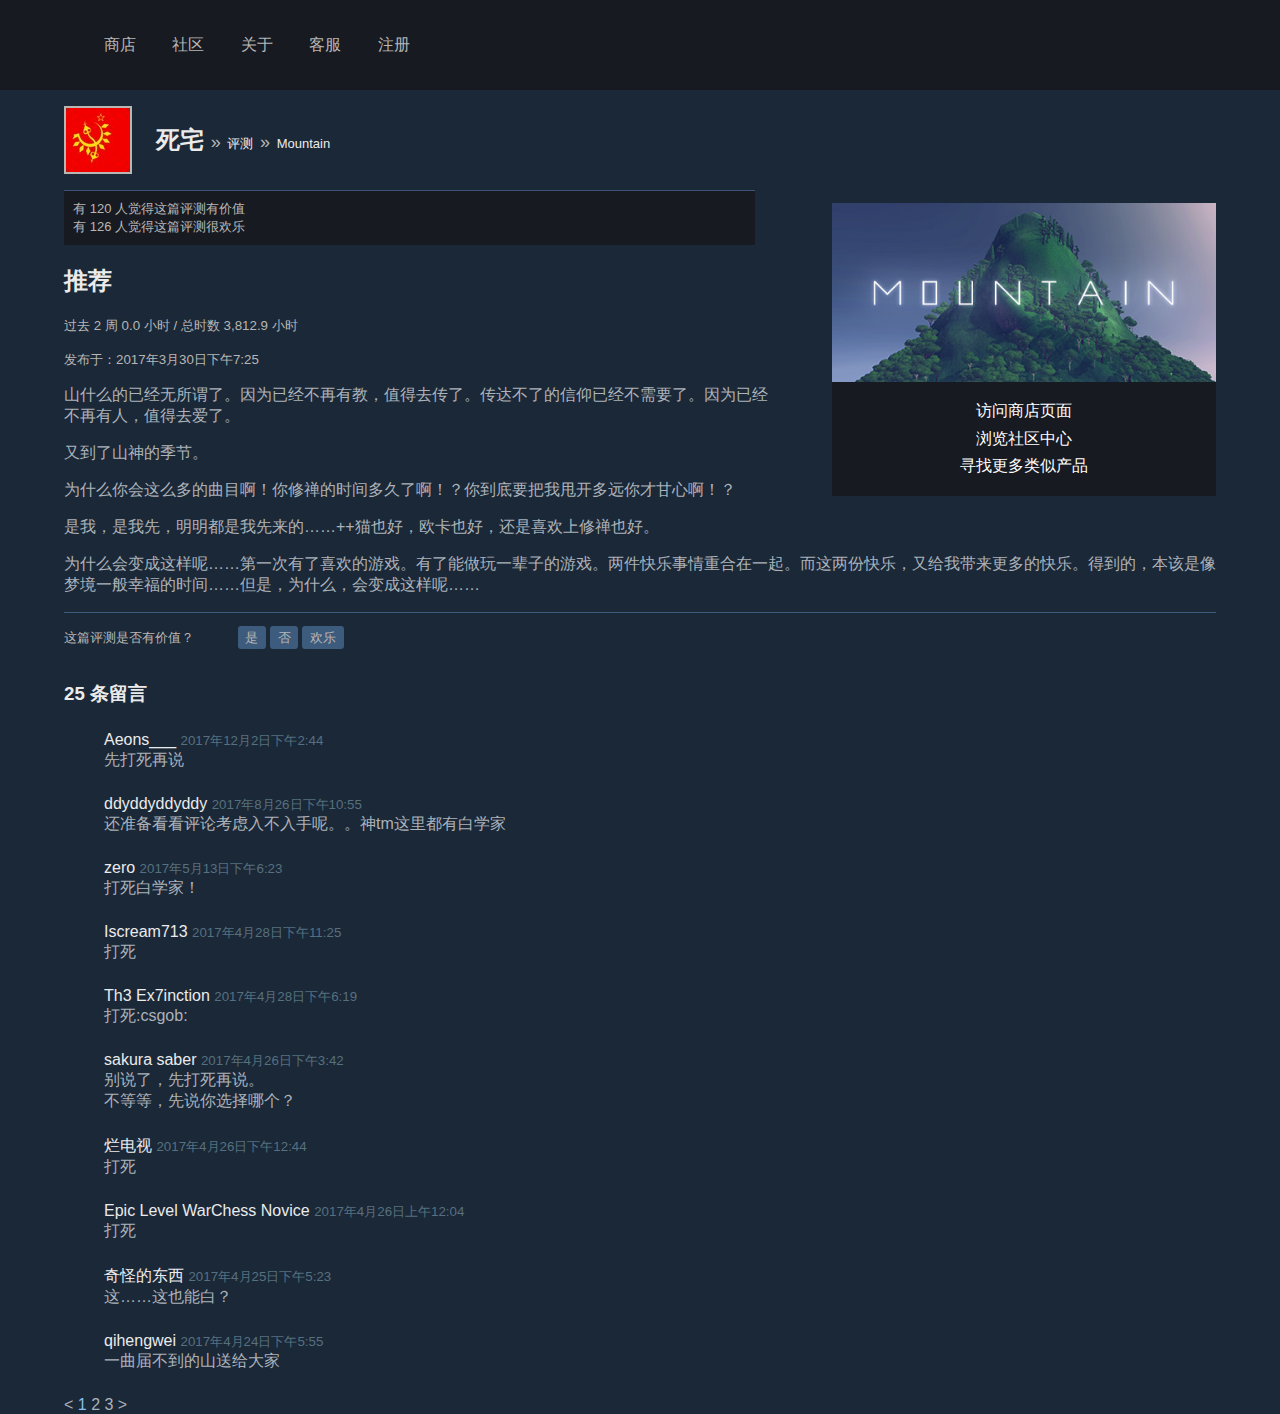
<file: lab1/index.html>
<html>
<head>
    <title>Steam 社区 :: No.3017 ∈ USSR :: 评测 Mountain</title>
    <link rel="stylesheet" href="css/minireset.min.css" />
    <link rel="stylesheet" href="css/index.css">
</head>
<body>
<header>
    <nav>
        <ul>
            <li>商店</li>
            <li>社区</li>
            <li>关于</li>
            <li>客服</li>
            <li><a href=register.html>注册</a></li>
        </ul>
</header>
<div class="title"><img src="image/user_icon.jpg"><div> 死宅 <span class="symbol">»</span> <span class="subtitle">评测</span> <span class="symbol">»</span> <span class="subtitle">Mountain</span></div></div>
<aside>
    <img src="image/header.jpg">
    <ul>
        <li><a href="https://store.steampowered.com/app/313340?snr=2_100300_300__100301">访问商店页面</a></li>
        <li><a href="https://steamcommunity.com/app/313340">浏览社区中心</a></li>
        <li><a href="https://store.steampowered.com/recommended/morelike/app/313340?snr=2_100300_300__100301">寻找更多类似产品</a></li>
</aside>
<section>
    <blockquote>
        有 120 人觉得这篇评测有价值
        <br>
        有 126 人觉得这篇评测很欢乐
    </blockquote>
<h2>推荐</h2>
<p>
        <small>过去 2 周 0.0 小时 / 总时数 3,812.9 小时</small>
    </p>
    <p class="submit-time">
        <small>发布于：2017年3月30日下午7:25</small>
    </p>
    <p>
        山什么的已经无所谓了。因为已经不再有教，值得去传了。传达不了的信仰已经不需要了。因为已经不再有人，值得去爱了。
    </p>
    <p>
        又到了山神的季节。
    </p>
    <p>
        为什么你会这么多的曲目啊！你修禅的时间多久了啊！？你到底要把我甩开多远你才甘心啊！？
    </p>
    <p>
        是我，是我先，明明都是我先来的……++猫也好，欧卡也好，还是喜欢上修禅也好。
    </p>
    <p>
        为什么会变成这样呢……第一次有了喜欢的游戏。有了能做玩一辈子的游戏。两件快乐事情重合在一起。而这两份快乐，又给我带来更多的快乐。得到的，本该是像梦境一般幸福的时间……但是，为什么，会变成这样呢……
    </p>
    </section>
    <hr/>
    <section>
        <div class="value">这篇评测是否有价值？
            <ul>
                <li>是</li>
                <li>否</li>
                <li>欢乐</li>
            </ul>
        </div>
        <h3>25 条留言</h3>
        <ul class="comment">
            <li>
                <h4>Aeons___ <small>2017年12月2日下午2:44</small></h4>
                先打死再说
            </li>
            <li>
                <h4>ddyddyddyddy <small>2017年8月26日下午10:55</small></h4>
                还准备看看评论考虑入不入手呢。。神tm这里都有白学家
            </li>
            <li>
                <h4>zero <small>2017年5月13日下午6:23</small></h4>
                打死白学家！
            </li>
            <li>
                <h4>Iscream713 <small>2017年4月28日下午11:25</small></h4>
                打死
            </li>
            <li>
                <h4>Th3 Ex7inction <small>2017年4月28日下午6:19</small></h4>
                打死:csgob:
            </li>
            <li>
                <h4>sakura saber <small>2017年4月26日下午3:42</small></h4>
                别说了，先打死再说。<br>
                不等等，先说你选择哪个？
            </li>
            <li>
                <h4>烂电视 <small>2017年4月26日下午12:44</small></h4>
                打死
            </li>
            <li>
                <h4>Epic Level WarChess Novice <small>2017年4月26日上午12:04</small></h4>
                打死
            </li>
            <li>
                <h4>奇怪的东西 <small>2017年4月25日下午5:23</small></h4>
                这……这也能白？
            </li>
            <li>
                <h4>qihengwei <small>2017年4月24日下午5:55</small></h4>
                一曲届不到的山送给大家
            </li>
        </ul>
        <span>< <span class="active">1</span> 2 3 ></span>
    </section>
    </body>
    </html>
</file>
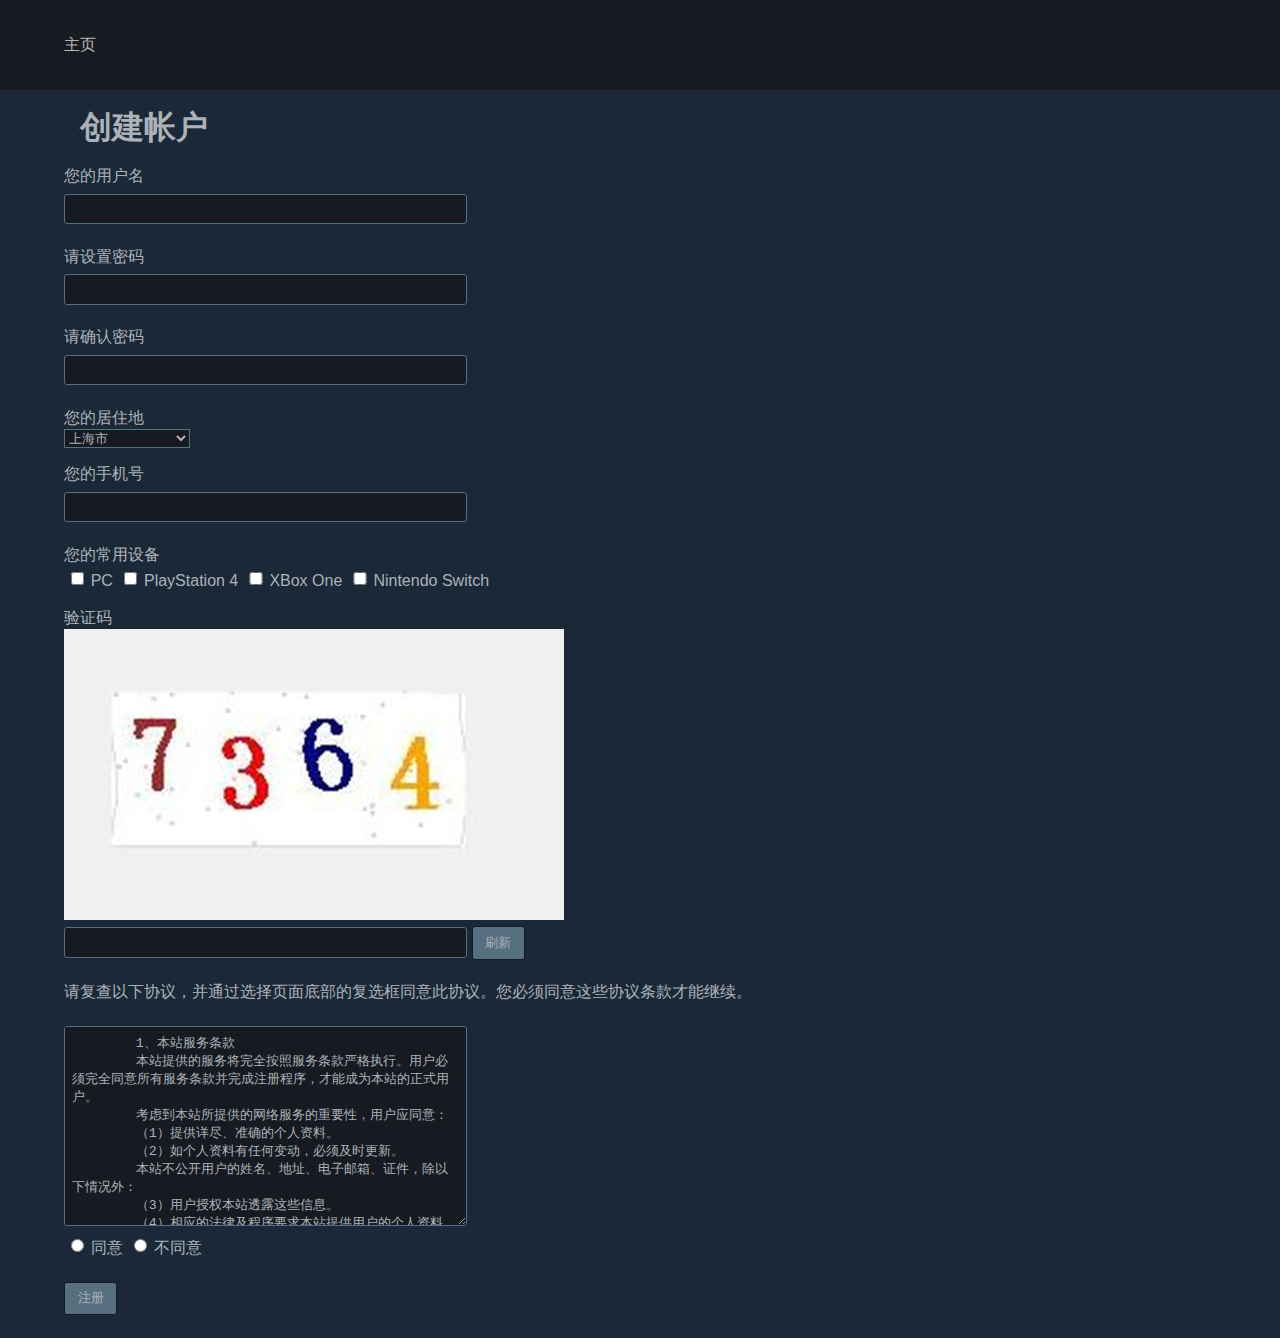
<file: lab1/register.html>
<html>
<head>
    <meta charset="utf8">
    <title>Register</title>
    <link rel="stylesheet" href="css/minireset.min.css" />
    <link rel="stylesheet" href="css/register.css">
</head>
<body>
<header>
    <nav>
        <a href=index.html>主页</a>
    </nav>
</header>
<h1>创建帐户</h1>
<section>
<form action="#" method="POST">
    <p>
        您的用户名<br>
        <input type="text" name="username" pattern="^[a-zA-Z0-9_]+$" required>
    </p>
    <p>
        请设置密码<br>
        <input type="password" name="password" pattern="^[a-zA-Z0-9]{8,}$" required>
    </p>
    <p>
        请确认密码<br>
        <input type="password" name="repassword" required>
    </p>
    <p>
        您的居住地<br>
        <select name="area" required>
            <option>江苏省</option>
            <option>河北省</option>
            <option>山西省</option>
            <option>吉林省</option>
            <option>辽宁省</option>
            <option>黑龙江省</option>
            <option>陕西省</option>
            <option>甘肃省</option>
            <option>青海省</option>
            <option>山东省</option>
            <option>福建省</option>
            <option>浙江省</option>
            <option>台湾省</option>
            <option>河南省</option>
            <option>湖北省</option>
            <option>湖南省</option>
            <option>江西省</option>
            <option selected="selected">上海市</option>
            <option>安徽省</option>
            <option>广东省</option>
            <option>海南省</option>
            <option>四川省</option>
            <option>贵州省</option>
            <option>云南省</option>
            <option>北京市</option>
            <option>天津市</option>
            <option>重庆市</option>
            <option>内蒙古自治区</option>
            <option>新疆维吾尔自治区</option>
            <option>宁夏回族自治区</option>
            <option>广西壮族自治区</option>
            <option>西藏自治区</option>
            <option>香港特别行政区</option>
            <option>澳门特别行政区</option>
        </select>
    </p>
    <p>
        您的手机号<br>
        <input type="" name="text" pattern="^1[0-9]{10}$" required>
    </p>
    <p>
        您的常用设备<br>
        <input type="checkbox" name="pc" value="pc">PC
        <input type="checkbox" name="ps4" value="ps4">PlayStation 4
        <input type="checkbox" name="xbox1" value="xbox1">XBox One
        <input type="checkbox" name="ns" value="ns">Nintendo Switch
    </p>
    <p>
        验证码<br>
       <img src="image/0.jpg" alt="verification" title="verification"><br>
        <input type="text" name="captcha">
        <input type="button" value="刷新">
    </p>
    <p>
        请复查以下协议，并通过选择页面底部的复选框同意此协议。您必须同意这些协议条款才能继续。
    </p>
    <textarea disabled="true">
        1、本站服务条款
        本站提供的服务将完全按照服务条款严格执行。用户必须完全同意所有服务条款并完成注册程序，才能成为本站的正式用户。
        考虑到本站所提供的网络服务的重要性，用户应同意：
        （1）提供详尽、准确的个人资料。
        （2）如个人资料有任何变动，必须及时更新。
        本站不公开用户的姓名、地址、电子邮箱、证件，除以下情况外：
        （3）用户授权本站透露这些信息。
        （4）相应的法律及程序要求本站提供用户的个人资料。
        如果用户提供的资料不准确，不真实，不合法有效，本站保留结束用户使用各项服务的权利。
        2、服务条款的修改和服务修订
        本站有权在必要时修改服务条款，本站服务条款一旦发生变动，将会在相关页面上提示修改内容。如果不同意所改动的内容，用户可以主动取消获得的网络服务。如果用户继续享用网络服务，则视为接受服务条款的变动。
        本站保留随时修改或中断服务而不需个别知照用户的权利。本站行使修改或中断免费服务的权利，不需对用户或第三方负责。
        3、用户隐私制度
        尊重用户个人隐私是本站的一项基本政策。本站一定不会在未经合法用户授权时公开、透露其注册资料及保存在本站中的非公开内容，除非有法律许可要求或本站在诚信的基础上认为透露这些信息在以下四种情况是必要的：
        （1）遵守有关法律规定，遵从本站合法服务程序。包括在国家有关机关查询时，提供用户在本站上发布的信息内容及其发布时间、互联网地址或者域名。
        （2）保持维护本站的商标所有权。
        （3）在紧急情况下竭力维护用户个人和社会大众的隐私安全。
        （4）符合其他相关的要求。
        4、用户的帐号，密码和安全性
        用户一旦注册成功，成为本站的合法用户，将得到一个密码和用户名。如果您未保管好自己的帐号和密码而对您、本站或第三方造成的损害，您将负全部责任。另外，每个用户都要对其帐户中的所有活动和事件负全责。您可随时改变您的密码，也可以结束旧的帐户重开一个新帐户。用户若发现任何非法使用用户帐号或存在安全漏洞的情况，请立即通告我们
        5、拒绝提供担保
        用户个人对网络服务的使用承担风险。本站对此不作任何类型的担保，不论是明确的或隐含的。本站不担保服务一定能满足用户的要求，也不担保服务不会受中断，对服务的及时性，安全性，出错发生都不作担保。
        6、有限责任
        本站对任何直接、间接、偶然、特殊及继起的损害不负责任，这些行为都有可能会导致本站的形象受损，所以本站事先提出这种损害的可能性。
        7、对用户信息的存储和限制
        本站不对用户所发布信息的删除或储存失败负责。本站有判定用户的行为是否符合本站服务条款的要求和精神的保留权利，如果用户违背了服务条款的规定，本站有中断对其提供网络服务的权利。本站社区各栏目的管理员和版主、本站空间管理员有权保留或删除其管辖社区中的任意内容。
        8、用户管理
        （1）用户使用本站各项服务的权利是个人的。用户只能是一个单独的个体而不能是一个公司或实体的商业性组织。用户承诺不经本站同意，不能利用本站各项服务、资讯、资料、数据等进行销售或其他商业用途。
        　　（2）用户单独承担发布内容的责任。用户对服务的使用户在本站发表的内容（包含但不限于本站目前各产品功能里的内容）仅表明其个人的立场和观点，并不代表本站的立场或观点。作为内容的发表者，需自行对所发表的内容以及其他任何形式关于本站的内容负责（如包含本站内容的邮件、短信、电话录音等），因所发表内容引发的一切纠纷，由该内容的发表者承担全部法律及连带责任。本站不承担任何法律及连带责任。
        在本站的网页上发布信息或者利用本站的服务时必须符合中国有关法规，不得在本站的网页上或者利用本站的服务制作、复制、发布、传播以下信息：
        （a） 反对宪法所确定的基本原则的；
        （b） 危害国家安全，泄露国家秘密，颠覆国家政权，破坏国家统一的；
        （c） 损害国家荣誉和利益的；
        （d） 煽动民族仇恨、民族歧视，破坏民族团结的；
        （e） 破坏国家宗教政策，宣扬邪教和封建迷信的；
        （f） 散布谣言，扰乱社会秩序，破坏社会稳定的；
        （g） 散布淫秽、色情、赌博、暴力、凶杀、恐怖或者教唆犯罪的；
        （h） 侮辱或者诽谤他人，侵害他人合法权益的；
        （i） 含有法律、行政法规禁止的其他内容的。
        （3）在本站的网页上发布信息或者利用本站的服务时还必须符合其他有关国家和地区的法律规定以及国际法的有关规定。
        （4）不利用本站的服务从事以下活动：
        （a） 未经允许，进入计算机信息网络或者使用计算机信息网络资源的；
        （b） 未经允许，对计算机信息网络功能进行删除、修改或者增加的；
        （c） 未经允许，对进入计算机信息网络中存储、处理或者传输的数据和应用程序进行删除、修改或者增加的；
        （d） 故意制作、传播计算机病毒等破坏性程序的；
        （e） 其他危害计算机信息网络安全的行为。
        （5）不以任何方式干扰本站的服务。
        （6）遵守本站的所有其他规定和程序。
        用户使用本站电子公告服务，即用户利用本站交互形式的栏目或功能，进行信息发布的行为，也须遵守本条的规定以及本站专门发布的相关电子公告服务的规则，上段中描述的法律后果和法律责任同样适用于电子公告服务的用户。
        若用户的行为不符合以上提到的服务条款，本站将作出独立判断立即取消用户服务帐号。
        9、保障
        用户同意保障和维护本站全体成员的利益，并负责支付由用户使用超出服务范围引起的律师费用，违反服务条款的损害补偿费用等。
        10、结束服务
        用户或本站可随时根据实际情况中断一项或多项网络服务。本站不需对任何个人或第三方负责而随时中断服务。用户对后来的条款修改有异议，或对本站的服务不满，可以行使如下权利：
        （1）停止使用本站的网络服务。
        （2）通告本站停止对该用户的服务。
        结束用户服务后，用户使用网络服务的权利马上中止。从那时起，用户没有权利，本站也没有义务传送任何未处理的信息或未完成的服务给用户或第三方。
        11、通告
        所有发给用户的通告都可通过相关页面的公告或电子邮件或常规的信件等传送。服务条款的修改、服务变更、或其它重要事件的通告都会以此形式进行。
        12、网络服务内容的所有权
        本站定义的网络服务内容包括：文字、软件、声音、图片、录象、图表中的全部内容；电子邮件的全部内容；本站为用户提供的其他信息。所有这些内容受版权、商标、标签和其它财产所有权法律的保护。所以，用户只能在本站授权下才能使用这些内容，而不能擅自复制、再造这些内容、或创造与内容有关的派生产品。本站内所有的文章、资讯、资料、数据版权归原文作者和本站共同所有，任何人需要转载，必须征得原文作者或本站授权。本站注册用户在本站社区发表的作品，本站有权在网站内免费使用。
        13、法律
        网络服务条款要与中华人民共和国的法律解释相一致，用户和本站一致同意服从高等法院所有管辖。如发生本站服务条款与中华人民共和国法律相抵触时，则这些条款将完全按法律规定重新解释，而其它条款则依旧保持对用户产生法律效力和影响。
</textarea>
<br>
<input type="radio" value="agree" name="agree" required>同意
<input type="radio" value="disagree" name="agree" required>不同意
<p>
<input type="submit" value="注册" name="register">
</p>
</form>
</section>
</body>
</html>
</file>
<file: lab1/css/index.css>
body {
    font-family: Arial, Helvetica, sans-serif;
    margin: 0;
    background-color: #1b2838;
    color: #acb2b8
}

header {
    color: #b8b6b4;
    height: 10%;
    background-color: #171a21;
    display: flex;
    text-align: center;
}

nav {
    margin: auto 3em;
}

ul{
    display: block;
    list-style-type: disc;
    margin-block-start: 1em;
    margin-block-end: 1em;
    margin-inline-start: 0px;
    margin-inline-end: 0px;
    padding-inline-start: 40px;
}

li {
    display: inline-block;
}

nav li {
    padding: 0 1em;
}

a {
    color: #b8b6b4;
    text-decoration:none;
}

a:hover{
    color: #87bff2;
}

nav li a {
    color: #b8b6b4;
}

aside {
    float:right;
    margin: 1% 5%;
    width: 30%;
    background-color: #171a21;
}

aside a {
    color: white;
}

aside img, aside ul {
    padding: 0;
    width: 100%;
}

aside li {
    display: block;
    text-align: center;
    padding: 0.2em 0;
}

.title, h2 {
    color: #ebebeb;
}

.title {
    margin: 1em 5%;
    display: inline;
    display: flex;
    text-align: center;
}

.title img {
    border: #b8b6b4 solid 2px;
}

.title div {
    display: inline;
    padding-left: 1em;
    margin: auto 0;
    font-size: x-large;
    font-weight: bold;
}

.title span {
    font-weight: normal;
    font-size: small;
}

.title .symbol {
    color: #b8b6b4;
    font-size: large;
}

section {
    margin: 0 5%;
}

section blockquote {
    margin: 0;
    width: 60%;
    font-size: small;
    background-color: #171a21;
    padding: 0.7em;
    color: #b8b6b4;
    border-top: 1px solid rgba(85, 125, 171, 0.6)
}

p small {
    margin: 0;
    padding: 0;
    color: #b8b6b4;
}

hr {
    width: 90%;
    margin: 0 5%;
    border-width:0;
    height: 1px;
    color:rgba(85, 125, 171, 0.6);
    background-color:rgba(85, 125, 171, 0.6);
}

.value ul {
    display: inline-block;
}

.value {
    color: #b8b6b4;
    font-size: small;
}

.value li {
    padding: 0.2em 0.6em;
    background-color: rgba(85, 125, 171, 0.6);
    border-radius: 3px;
}

h2{
    margin-block-start:19.92px;
    margin-block-end:19.92px;
    font-size:24px;
    font-weight: 700;
}

h3 {
    color: #ebebeb;
    display: block;
    font-size: 1.17em;
    margin-block-start: 1em;
    margin-block-end: 1em;
    margin-inline-start: 0px;
    margin-inline-end: 0px;
    font-weight: bold;
}

h4 {
    font-weight: normal;
    color: #ebebeb;
    margin: 0;
}

h4 small {
    color: #56707f;
}

p{
    margin-block-start:16px;
    margin-block-end:16px;
}

.comment li {
    display: block;
    margin: 1.5em 0;
}

.active {
    color:#87bff2;
}

h1 {
    margin: 0.5em 2.5em;
}
</file>
<file: lab1/css/register.css>
body {
    font-family: Arial, Helvetica, sans-serif;
    margin: 0;
    background-color: #1b2838;
    color: #acb2b8
}

header {
    color: #b8b6b4;
    height: 10%;
    background-color: #171a21;
    display: flex;
    text-align: center;
}

nav {
    margin: auto 3em;
    padding: 0 1em;
    color: #b8b6b4;
}

a {
    color: #b8b6b4;
    text-decoration:none;
}

a:hover{
    color: #87bff2;
}

section {
    margin: 0 5%;
}

p{
    margin-block-start:16px;
    margin-block-end:16px;
}

h1 {
    display: block;
    font-size: 2em;
    margin-block-start: 0.67em;
    margin-block-end: 0.67em;
    margin-inline-start: 0px;
    margin-inline-end: 0px;
    font-weight: bold;
    margin: 0.5em 2.5em;
}

input, textarea {
    padding: 0.5em;
    margin: 0.5em 0;
    width: 35%;
    background-color: #171a21;
    border: #56707f solid 1px;
    border-radius: 3px;
    color: #acb2b8
}

select {
    background-color: #171a21;
    border: #56707f solid 1px;
    color: #acb2b8
}

input[type="checkbox"], input[type="radio"] {
    width: 2em;
}

input[type="button"],input[type="submit"]  {
    background-color: #56707f;
    border: #171a21 solid 1px;
    width: 4em;
}

input[type="button"],input[type="submit"],input[type="checkbox"], input[type="radio"], select:hover {
    cursor: pointer;
}

textarea {
    height: 15em;
}
</file>
<file: lab1/css/minireset.min.css>
/*! minireset.css v0.0.4 | MIT License | github.com/jgthms/minireset.css */html,body,p,ol,ul,li,dl,dt,dd,blockquote,figure,fieldset,legend,textarea,pre,iframe,hr,h1,h2,h3,h4,h5,h6{margin:0;padding:0}h1,h2,h3,h4,h5,h6{font-size:100%;font-weight:normal}ul{list-style:none}button,input,select,textarea{margin:0}html{box-sizing:border-box}*,*:before,*:after{box-sizing:inherit}img,embed,iframe,object,video{height:auto;max-width:100%}audio{max-width:100%}iframe{border:0}table{border-collapse:collapse;border-spacing:0}td,th{padding:0;text-align:left}
</file>
